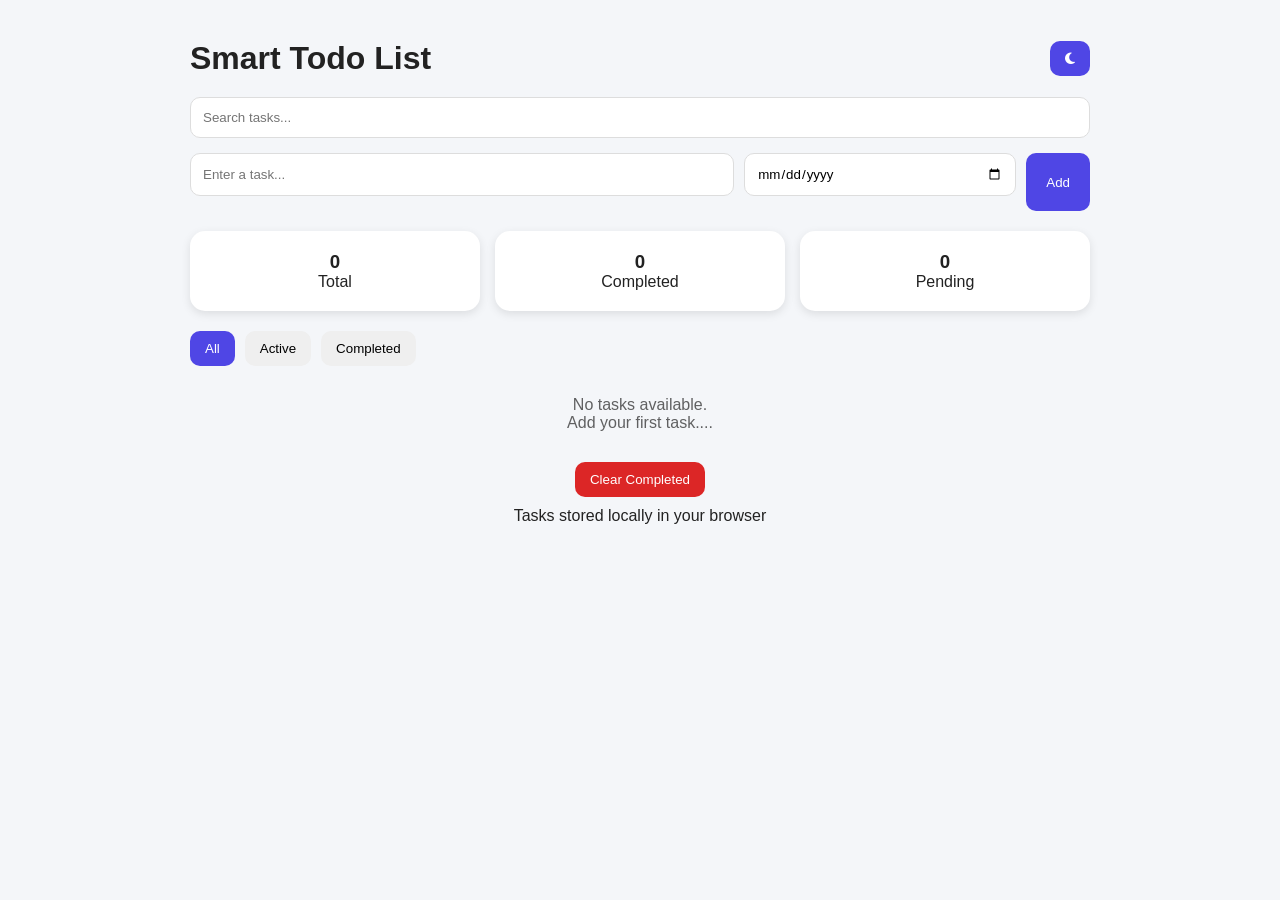
<file: To DO App/index.html>
<!DOCTYPE html>
<html lang="en">
<head>
    <meta charset="UTF-8">
    <meta name="viewport" content="width=device-width, initial-scale=1.0">
    <title>Smart Todo List</title>

    <link rel="stylesheet" href="style.css">

    <!-- Font Awesome -->
    <link rel="stylesheet" href="https://cdnjs.cloudflare.com/ajax/libs/font-awesome/6.5.1/css/all.min.css">

</head>
<body>

    <div class="container">

        <!-- Header -->
        <header>
            <h1>Smart Todo List</h1>

            <button id="themeToggle">
                <i class="fa-solid fa-moon"></i>
            </button>
        </header>

        <!-- Search -->
        <div class="search-box">
            <input
                type="text"
                id="searchInput"
                placeholder="Search tasks..."
            >
        </div>

        <!-- Add Task -->
        <div class="task-input">

            <input
                type="text"
                id="taskInput"
                placeholder="Enter a task..."
            >

            <input
                type="date"
                id="dueDate"
            >

            <button id="addTaskBtn">
                Add
            </button>

        </div>

        <!-- Statistics -->
        <div class="stats">

            <div class="card">
                <h3 id="totalTasks">0</h3>
                <p>Total</p>
            </div>

            <div class="card">
                <h3 id="completedTasks">0</h3>
                <p>Completed</p>
            </div>

            <div class="card">
                <h3 id="pendingTasks">0</h3>
                <p>Pending</p>
            </div>

        </div>

        <!-- Filters -->
        <div class="filters">

            <button class="filter-btn active" data-filter="all">
                All
            </button>

            <button class="filter-btn" data-filter="active">
                Active
            </button>

            <button class="filter-btn" data-filter="completed">
                Completed
            </button>

        </div>

        <!-- Task List -->
        <ul id="taskList"></ul>

        <!-- Empty State -->
        <div id="emptyState">
            No tasks available.
            <br>
            Add your first task....
        </div>

        <!-- Toast Notification -->
        <div id="toast"></div>

        <!-- Footer -->
        <footer>

            <button id="clearCompleted">
                Clear Completed
            </button>

            <p>
                Tasks stored locally in your browser
            </p>

        </footer>

    </div>

    <script src="script.js"></script>

</body>
</html>
</file>
<file: To DO App/style.css>
*{
    margin:0;
    padding:0;
    box-sizing:border-box;
    font-family:'Segoe UI',sans-serif;
}

:root{
    --bg:#f4f6f9;
    --card:#ffffff;
    --text:#222;
    --primary:#4f46e5;
    --success:#16a34a;
    --danger:#dc2626;
}

body.dark{
    --bg:#121212;
    --card:#1e1e1e;
    --text:#ffffff;
}

body{
    background:var(--bg);
    color:var(--text);
    transition:.3s;
}

.container{
    width:90%;
    max-width:900px;
    margin:40px auto;
}

header{
    display:flex;
    justify-content:space-between;
    align-items:center;
    margin-bottom:20px;
}

header h1{
    font-size:2rem;
}

#themeToggle{
    border:none;
    padding:10px 15px;
    border-radius:10px;
    cursor:pointer;
}

.search-box input,
.task-input input{
    width:100%;
    padding:12px;
    border:1px solid #ddd;
    border-radius:10px;
    margin-bottom:15px;
}

.task-input{
    display:grid;
    grid-template-columns:2fr 1fr auto;
    gap:10px;
}

#addTaskBtn{
    background:var(--primary);
    color:white;
    border:none;
    padding:12px 20px;
    border-radius:10px;
    cursor:pointer;
}

.stats{
    display:grid;
    grid-template-columns:repeat(3,1fr);
    gap:15px;
    margin:20px 0;
}

.card{
    background:var(--card);
    padding:20px;
    border-radius:15px;
    text-align:center;
    box-shadow:0 3px 10px rgba(0,0,0,.1);
}

.filters{
    display:flex;
    gap:10px;
    margin-bottom:20px;
}

.filter-btn{
    padding:10px 15px;
    border:none;
    cursor:pointer;
    border-radius:10px;
}

.filter-btn.active{
    background:var(--primary);
    color:white;
}

#taskList{
    list-style:none;
}

.task{
    background:var(--card);
    padding:15px;
    border-radius:12px;
    margin-bottom:10px;

    display:flex;
    justify-content:space-between;
    align-items:center;
}

.task-left{
    display:flex;
    align-items:center;
    gap:10px;
}

.completed span{
    text-decoration:line-through;
    opacity:.6;
}

.delete-btn{
    background:var(--danger);
    color:white;
    border:none;
    padding:8px 12px;
    border-radius:8px;
    cursor:pointer;
}

#emptyState{
    text-align:center;
    margin:30px 0;
    opacity:.7;
}

footer{
    text-align:center;
    margin-top:20px;
}

#clearCompleted{
    background:var(--danger);
    color:white;
    border:none;
    padding:10px 15px;
    border-radius:10px;
    margin-bottom:10px;
    cursor:pointer;
}

@media(max-width:768px){

    .task-input{
        grid-template-columns:1fr;
    }

    .stats{
        grid-template-columns:1fr;
    }
}

/* Empty State */

.hidden{
    display:none;
}

/* Toast */

#toast{
    position:fixed;
    right:20px;
    top:20px;

    background:#222;
    color:white;

    padding:12px 18px;
    border-radius:10px;

    opacity:0;
    visibility:hidden;

    transition:.3s;

    z-index:1000;
}

#toast.show{
    opacity:1;
    visibility:visible;
}

/* Due Date */

.task small{
    display:block;
    margin-top:4px;
    color:#888;
}

/* Theme Button */

#themeToggle{
    background:var(--primary);
    color:white;
}

/* Hover Effects */

.card:hover{
    transform:translateY(-3px);
}

.task{
    transition:.3s;
}

.task:hover{
    transform:translateX(4px);
}
</file>
